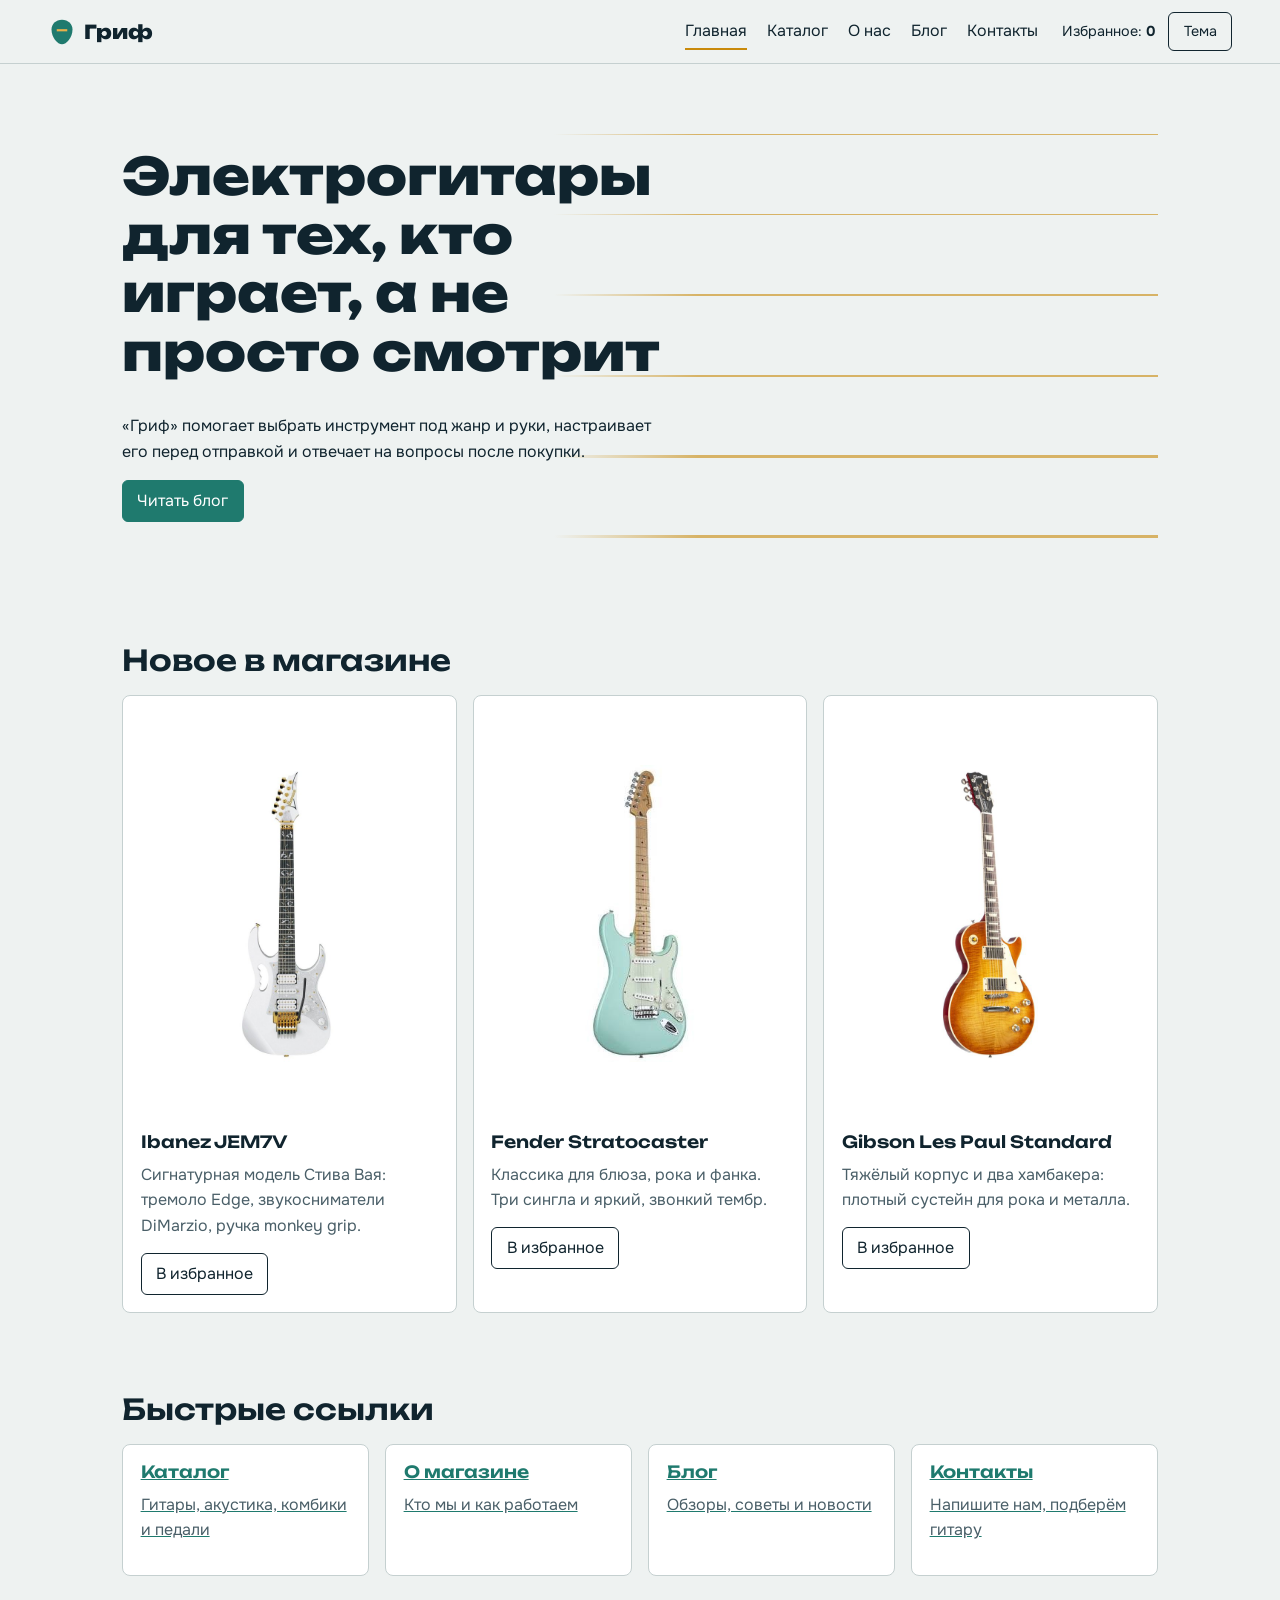
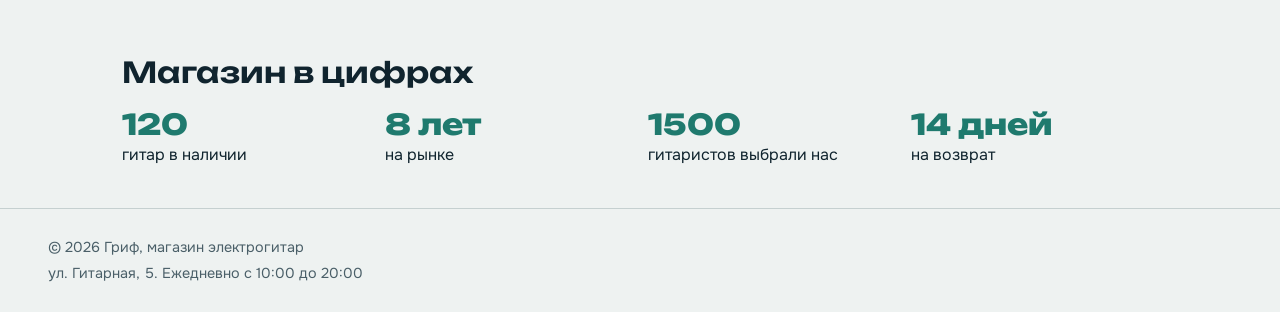
<file: index.html>
<!doctype html>
<html lang="ru">
  <head>
    <meta charset="UTF-8" />
    <meta name="viewport" content="width=device-width, initial-scale=1" />
    <title>Главная — Гриф</title>
    <meta
      name="description"
      content="Магазин электрогитар: подбор под жанр, настройка перед отправкой, советы в блоге."
    />
    <link rel="icon" href="img/favicon.svg" type="image/svg+xml" />
    <link rel="preconnect" href="https://fonts.googleapis.com" />
    <link
      href="https://fonts.googleapis.com/css2?family=Onest:wght@400;600&family=Unbounded:wght@600;800&display=swap"
      rel="stylesheet"
    />
    <link rel="stylesheet" href="css/style.css" />
  </head>
  <body>
    <!-- Шапка сайта: логотип, меню, избранное и переключатель темы -->
    <header class="site-header">
      <a class="logo" href="index.html">
        <img src="img/logo.svg" alt="" width="28" height="28" />
        Гриф
      </a>
      <button class="burger" aria-label="Меню" aria-expanded="false">Меню</button>
      <nav class="nav" id="nav">
        <a href="index.html">Главная</a>
        <a href="shop.html">Каталог</a>
        <a href="about.html">О нас</a>
        <a href="blog.html">Блог</a>
        <a href="contact.html">Контакты</a>
      </nav>
      <div class="tools">
        <span>
          Избранное:
          <b id="fav-count">0</b>
        </span>
        <button id="theme-toggle" aria-label="Сменить тему">Тема</button>
      </div>
    </header>
    <!-- Основное содержимое страницы -->
    <main>
      <!-- Hero-секция -->
      <section class="hero">
        <div class="strings" aria-hidden="true">
          <i></i>
          <i></i>
          <i></i>
          <i></i>
          <i></i>
          <i></i>
        </div>
        <div class="hero-text">
          <h1>Электрогитары для тех, кто играет, а не просто смотрит</h1>
          <p>
            «Гриф» помогает выбрать инструмент под жанр и руки, настраивает его перед отправкой и
            отвечает на вопросы после покупки.
          </p>
          <a class="btn" href="blog.html">Читать блог</a>
        </div>
      </section>
      <!-- Новые поступления -->
      <section>
        <h2>Новое в магазине</h2>
        <div class="grid">
          <article class="card item">
            <img
              src="img/guitars/jem7v.jpg"
              alt="Ibanez JEM7V"
              width="400"
              height="400"
              loading="lazy"
            />
            <h3>Ibanez JEM7V</h3>
            <p>
              Сигнатурная модель Стива Вая: тремоло Edge, звукосниматели DiMarzio, ручка monkey
              grip.
            </p>
            <button class="fav-btn" data-id="jem7v" aria-pressed="false">В избранное</button>
          </article>
          <article class="card item">
            <img
              src="img/guitars/strat.jpg"
              alt="Fender Stratocaster"
              width="400"
              height="400"
              loading="lazy"
            />
            <h3>Fender Stratocaster</h3>
            <p>Классика для блюза, рока и фанка. Три сингла и яркий, звонкий тембр.</p>
            <button class="fav-btn" data-id="strat" aria-pressed="false">В избранное</button>
          </article>
          <article class="card item">
            <img
              src="img/guitars/lp.jpg"
              alt="Gibson Les Paul Standard"
              width="400"
              height="400"
              loading="lazy"
            />
            <h3>Gibson Les Paul Standard</h3>
            <p>Тяжёлый корпус и два хамбакера: плотный сустейн для рока и металла.</p>
            <button class="fav-btn" data-id="lp" aria-pressed="false">В избранное</button>
          </article>
        </div>
      </section>
      <!-- Быстрые ссылки на разделы -->
      <section>
        <h2>Быстрые ссылки</h2>
        <div class="grid">
          <a class="card" href="shop.html">
            <h3>Каталог</h3>
            <p>Гитары, акустика, комбики и педали</p>
          </a>
          <a class="card" href="about.html">
            <h3>О магазине</h3>
            <p>Кто мы и как работаем</p>
          </a>
          <a class="card" href="blog.html">
            <h3>Блог</h3>
            <p>Обзоры, советы и новости</p>
          </a>
          <a class="card" href="contact.html">
            <h3>Контакты</h3>
            <p>Напишите нам, подберём гитару</p>
          </a>
        </div>
      </section>
      <!-- Статистика -->
      <section>
        <h2>Магазин в цифрах</h2>
        <ul class="stats">
          <li>
            <b>120</b>
            гитар в наличии
          </li>
          <li>
            <b>8 лет</b>
            на рынке
          </li>
          <li>
            <b>1500</b>
            гитаристов выбрали нас
          </li>
          <li>
            <b>14 дней</b>
            на возврат
          </li>
        </ul>
      </section>
    </main>
    <!-- Подвал -->
    <footer class="site-footer">
      <p>
        ©
        <span id="year"></span>
        Гриф, магазин электрогитар
      </p>
      <p>ул. Гитарная, 5. Ежедневно с 10:00 до 20:00</p>
    </footer>
    <!-- Скрипты -->
    <script src="js/script.js"></script>
  </body>
</html>
</file>
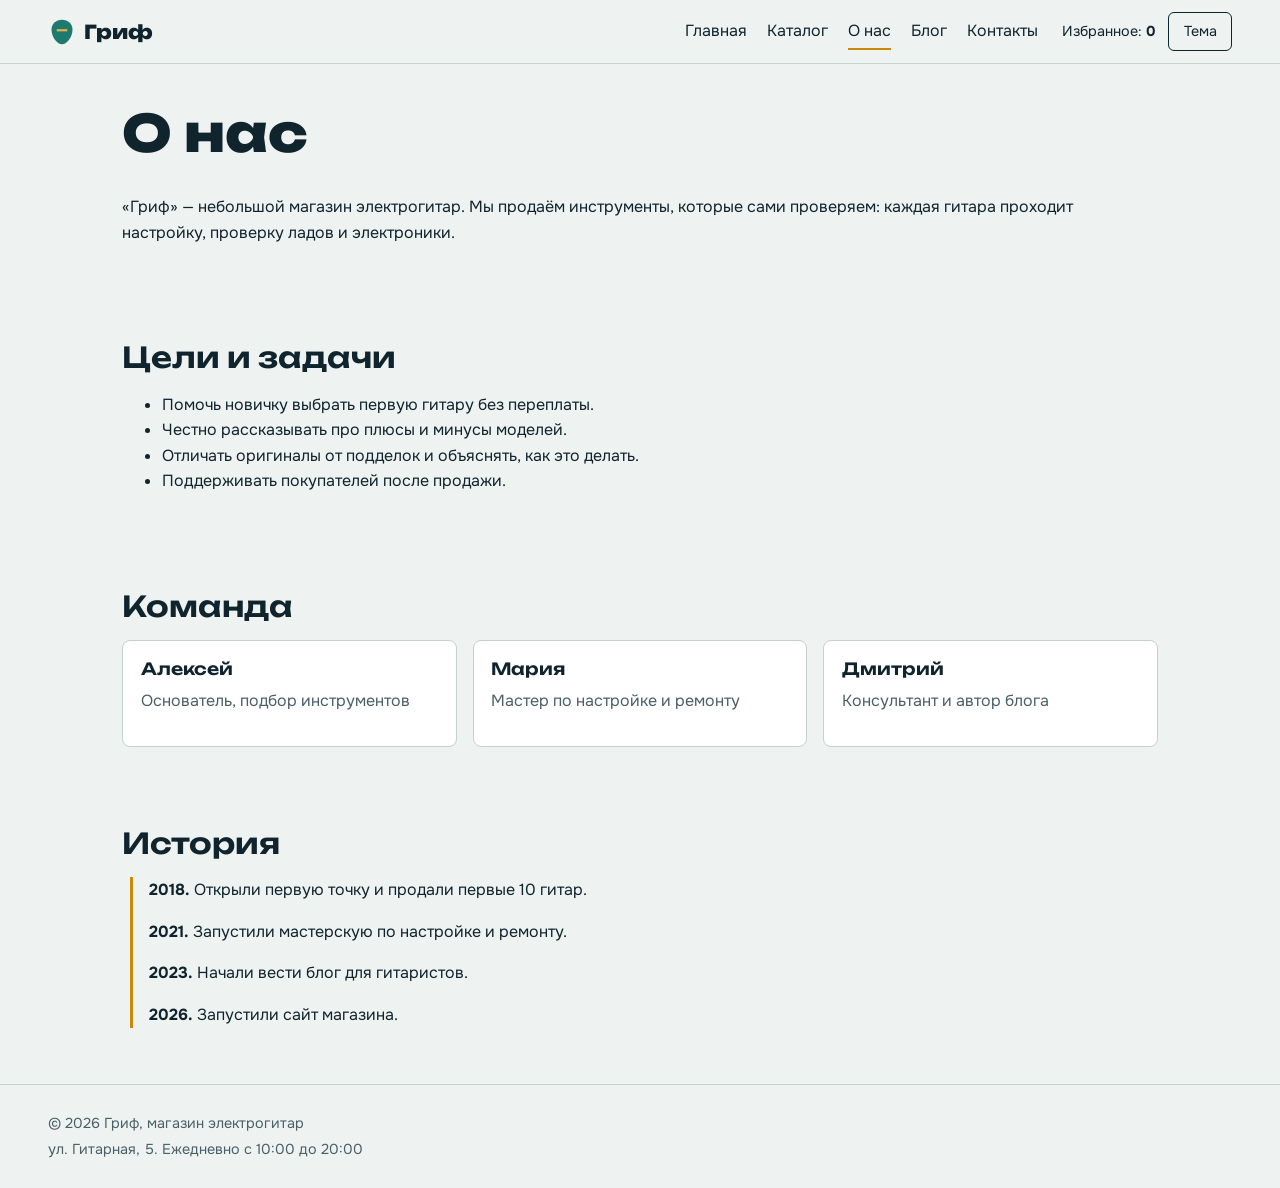
<file: about.html>
<!doctype html>
<html lang="ru">
  <head>
    <meta charset="UTF-8" />
    <meta name="viewport" content="width=device-width, initial-scale=1" />
    <title>О нас — Гриф</title>
    <meta name="description" content="Кто стоит за магазином Гриф, наши цели и история." />
    <link rel="icon" href="img/favicon.svg" type="image/svg+xml" />
    <link rel="preconnect" href="https://fonts.googleapis.com" />
    <link
      href="https://fonts.googleapis.com/css2?family=Onest:wght@400;600&family=Unbounded:wght@600;800&display=swap"
      rel="stylesheet"
    />
    <link rel="stylesheet" href="css/style.css" />
  </head>
  <body>
    <!-- Шапка сайта: логотип, меню, избранное и переключатель темы -->
    <header class="site-header">
      <a class="logo" href="index.html">
        <img src="img/logo.svg" alt="" width="28" height="28" />
        Гриф
      </a>
      <button class="burger" aria-label="Меню" aria-expanded="false">Меню</button>
      <nav class="nav" id="nav">
        <a href="index.html">Главная</a>
        <a href="shop.html">Каталог</a>
        <a href="about.html">О нас</a>
        <a href="blog.html">Блог</a>
        <a href="contact.html">Контакты</a>
      </nav>
      <div class="tools">
        <span>
          Избранное:
          <b id="fav-count">0</b>
        </span>
        <button id="theme-toggle" aria-label="Сменить тему">Тема</button>
      </div>
    </header>
    <!-- Основное содержимое страницы -->
    <main>
      <section>
        <h1>О нас</h1>
        <p>
          «Гриф» — небольшой магазин электрогитар. Мы продаём инструменты, которые сами проверяем:
          каждая гитара проходит настройку, проверку ладов и электроники.
        </p>
      </section>
      <section>
        <h2>Цели и задачи</h2>
        <ul>
          <li>Помочь новичку выбрать первую гитару без переплаты.</li>
          <li>Честно рассказывать про плюсы и минусы моделей.</li>
          <li>Отличать оригиналы от подделок и объяснять, как это делать.</li>
          <li>Поддерживать покупателей после продажи.</li>
        </ul>
      </section>
      <section>
        <h2>Команда</h2>
        <div class="grid">
          <div class="card">
            <h3>Алексей</h3>
            <p>Основатель, подбор инструментов</p>
          </div>
          <div class="card">
            <h3>Мария</h3>
            <p>Мастер по настройке и ремонту</p>
          </div>
          <div class="card">
            <h3>Дмитрий</h3>
            <p>Консультант и автор блога</p>
          </div>
        </div>
      </section>
      <section>
        <h2>История</h2>
        <ol class="timeline">
          <li>
            <b>2018.</b>
            Открыли первую точку и продали первые 10 гитар.
          </li>
          <li>
            <b>2021.</b>
            Запустили мастерскую по настройке и ремонту.
          </li>
          <li>
            <b>2023.</b>
            Начали вести блог для гитаристов.
          </li>
          <li>
            <b>2026.</b>
            Запустили сайт магазина.
          </li>
        </ol>
      </section>
    </main>
    <!-- Подвал -->
    <footer class="site-footer">
      <p>
        ©
        <span id="year"></span>
        Гриф, магазин электрогитар
      </p>
      <p>ул. Гитарная, 5. Ежедневно с 10:00 до 20:00</p>
    </footer>
    <!-- Скрипты -->
    <script src="js/script.js"></script>
  </body>
</html>
</file>
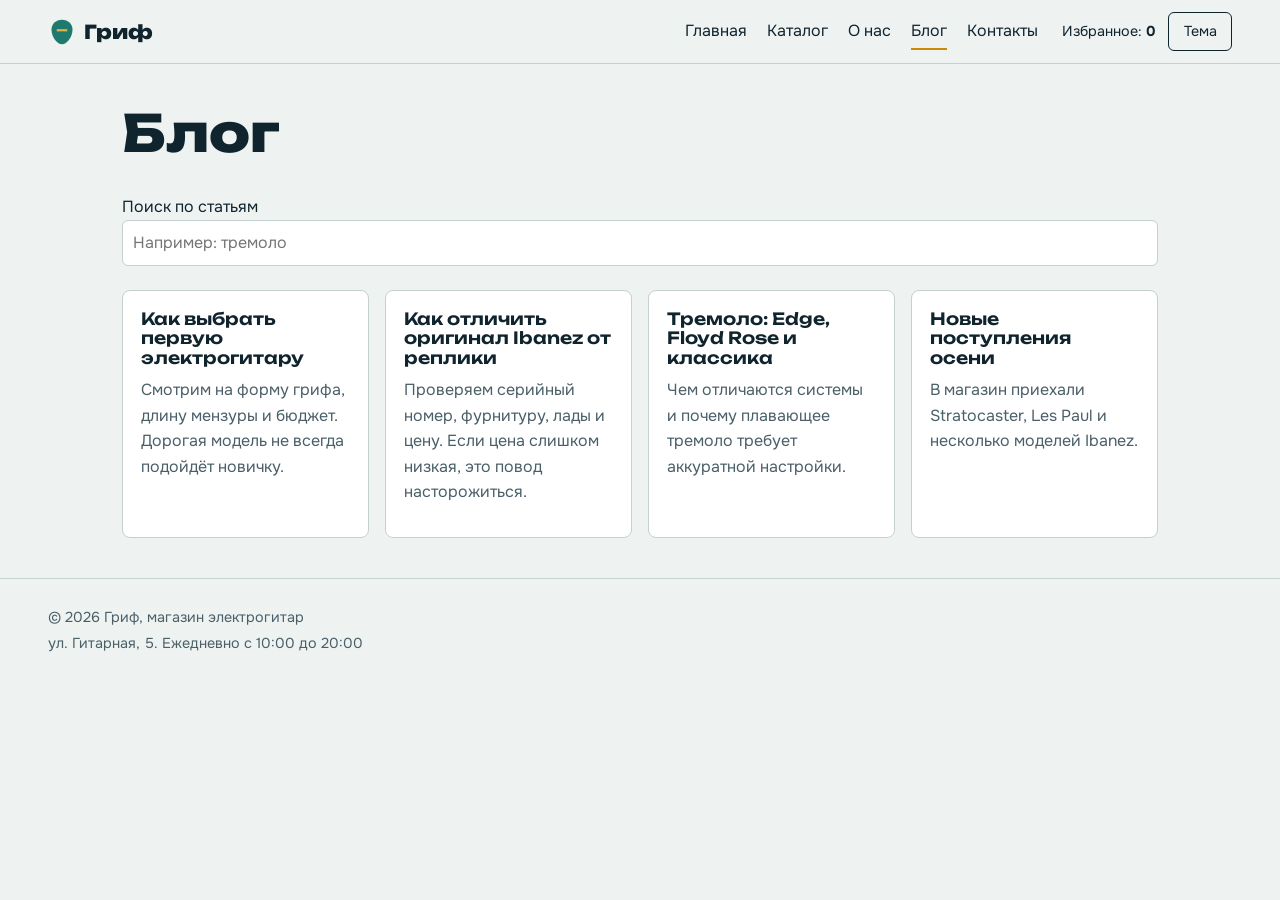
<file: blog.html>
<!doctype html>
<html lang="ru">
  <head>
    <meta charset="UTF-8" />
    <meta name="viewport" content="width=device-width, initial-scale=1" />
    <title>Блог — Гриф</title>
    <meta name="description" content="Новости магазина и советы по выбору электрогитар." />
    <link rel="icon" href="img/favicon.svg" type="image/svg+xml" />
    <link rel="preconnect" href="https://fonts.googleapis.com" />
    <link
      href="https://fonts.googleapis.com/css2?family=Onest:wght@400;600&family=Unbounded:wght@600;800&display=swap"
      rel="stylesheet"
    />
    <link rel="stylesheet" href="css/style.css" />
  </head>
  <body>
    <!-- Шапка сайта: логотип, меню, избранное и переключатель темы -->
    <header class="site-header">
      <a class="logo" href="index.html">
        <img src="img/logo.svg" alt="" width="28" height="28" />
        Гриф
      </a>
      <button class="burger" aria-label="Меню" aria-expanded="false">Меню</button>
      <nav class="nav" id="nav">
        <a href="index.html">Главная</a>
        <a href="shop.html">Каталог</a>
        <a href="about.html">О нас</a>
        <a href="blog.html">Блог</a>
        <a href="contact.html">Контакты</a>
      </nav>
      <div class="tools">
        <span>
          Избранное:
          <b id="fav-count">0</b>
        </span>
        <button id="theme-toggle" aria-label="Сменить тему">Тема</button>
      </div>
    </header>
    <!-- Основное содержимое страницы -->
    <main>
      <section>
        <h1>Блог</h1>
        <label for="search">Поиск по статьям</label>
        <input id="search" type="search" placeholder="Например: тремоло" />
        <div class="grid" style="margin-top: 1.5rem">
          <article class="card post">
            <h3>Как выбрать первую электрогитару</h3>
            <p>
              Смотрим на форму грифа, длину мензуры и бюджет. Дорогая модель не всегда подойдёт
              новичку.
            </p>
          </article>
          <article class="card post">
            <h3>Как отличить оригинал Ibanez от реплики</h3>
            <p>
              Проверяем серийный номер, фурнитуру, лады и цену. Если цена слишком низкая, это повод
              насторожиться.
            </p>
          </article>
          <article class="card post">
            <h3>Тремоло: Edge, Floyd Rose и классика</h3>
            <p>Чем отличаются системы и почему плавающее тремоло требует аккуратной настройки.</p>
          </article>
          <article class="card post">
            <h3>Новые поступления осени</h3>
            <p>В магазин приехали Stratocaster, Les Paul и несколько моделей Ibanez.</p>
          </article>
        </div>
      </section>
    </main>
    <!-- Подвал -->
    <footer class="site-footer">
      <p>
        ©
        <span id="year"></span>
        Гриф, магазин электрогитар
      </p>
      <p>ул. Гитарная, 5. Ежедневно с 10:00 до 20:00</p>
    </footer>
    <!-- Скрипты -->
    <script src="js/script.js"></script>
  </body>
</html>
</file>
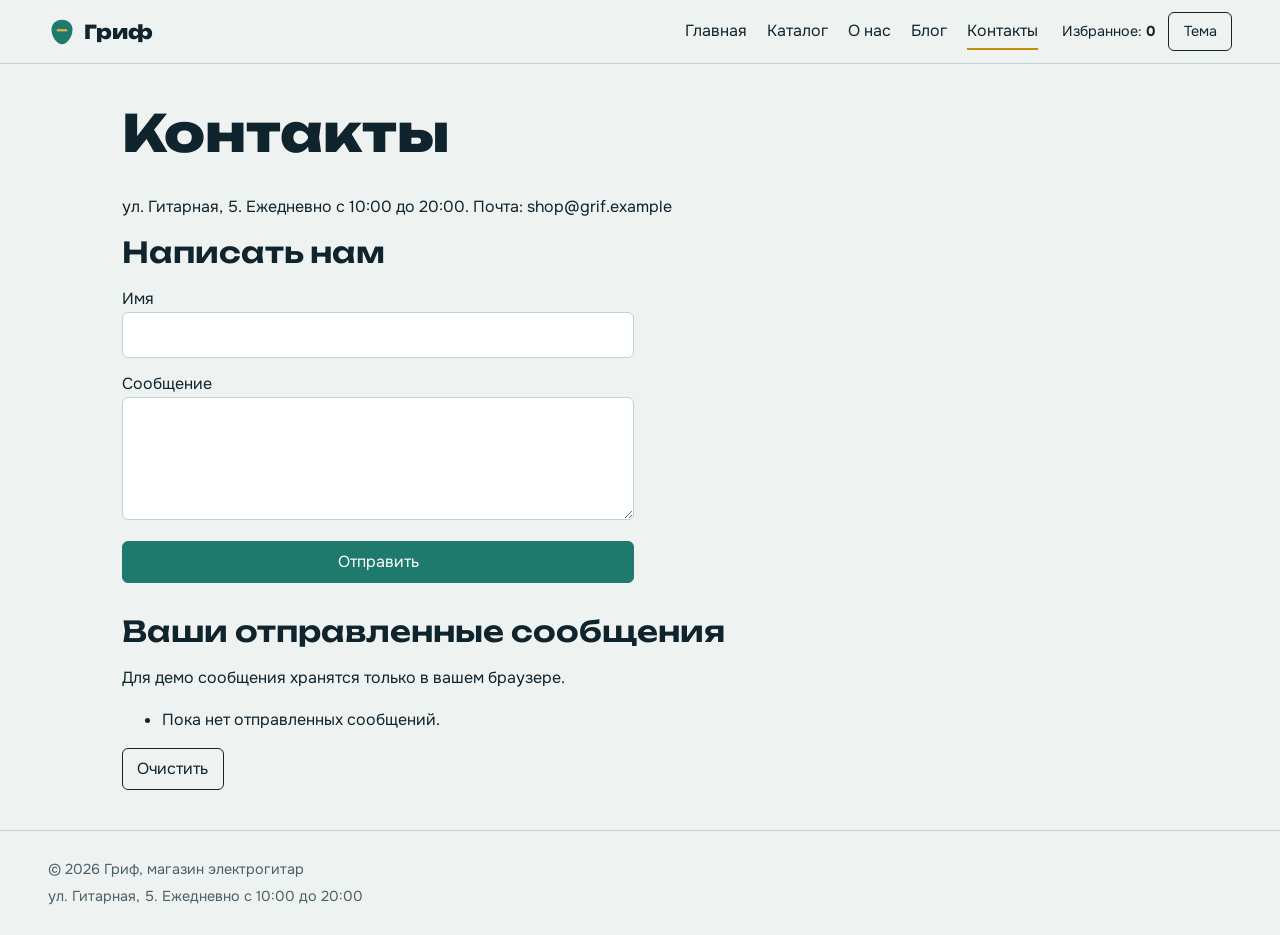
<file: contact.html>
<!doctype html>
<html lang="ru">
  <head>
    <meta charset="UTF-8" />
    <meta name="viewport" content="width=device-width, initial-scale=1" />
    <title>Контакты — Гриф</title>
    <meta name="description" content="Как связаться с магазином Гриф." />
    <link rel="icon" href="img/favicon.svg" type="image/svg+xml" />
    <link rel="preconnect" href="https://fonts.googleapis.com" />
    <link
      href="https://fonts.googleapis.com/css2?family=Onest:wght@400;600&family=Unbounded:wght@600;800&display=swap"
      rel="stylesheet"
    />
    <link rel="stylesheet" href="css/style.css" />
  </head>
  <body>
    <!-- Шапка сайта: логотип, меню, избранное и переключатель темы -->
    <header class="site-header">
      <a class="logo" href="index.html">
        <img src="img/logo.svg" alt="" width="28" height="28" />
        Гриф
      </a>
      <button class="burger" aria-label="Меню" aria-expanded="false">Меню</button>
      <nav class="nav" id="nav">
        <a href="index.html">Главная</a>
        <a href="shop.html">Каталог</a>
        <a href="about.html">О нас</a>
        <a href="blog.html">Блог</a>
        <a href="contact.html">Контакты</a>
      </nav>
      <div class="tools">
        <span>
          Избранное:
          <b id="fav-count">0</b>
        </span>
        <button id="theme-toggle" aria-label="Сменить тему">Тема</button>
      </div>
    </header>
    <!-- Основное содержимое страницы -->
    <main>
      <section>
        <h1>Контакты</h1>
        <p>ул. Гитарная, 5. Ежедневно с 10:00 до 20:00. Почта: shop@grif.example</p>
        <h2>Написать нам</h2>
        <form id="contact-form">
          <label>
            Имя
            <input name="name" required />
          </label>
          <label>
            Сообщение
            <textarea name="text" rows="4" required></textarea>
          </label>
          <button class="btn" type="submit">Отправить</button>
        </form>
        <h2 style="margin-top: 2rem">Ваши отправленные сообщения</h2>
        <p>Для демо сообщения хранятся только в вашем браузере.</p>
        <ul id="msg-list"></ul>
        <button id="clear-msgs" type="button">Очистить</button>
      </section>
    </main>
    <!-- Подвал -->
    <footer class="site-footer">
      <p>
        ©
        <span id="year"></span>
        Гриф, магазин электрогитар
      </p>
      <p>ул. Гитарная, 5. Ежедневно с 10:00 до 20:00</p>
    </footer>
    <!-- Скрипты -->
    <script src="js/script.js"></script>
  </body>
</html>
</file>
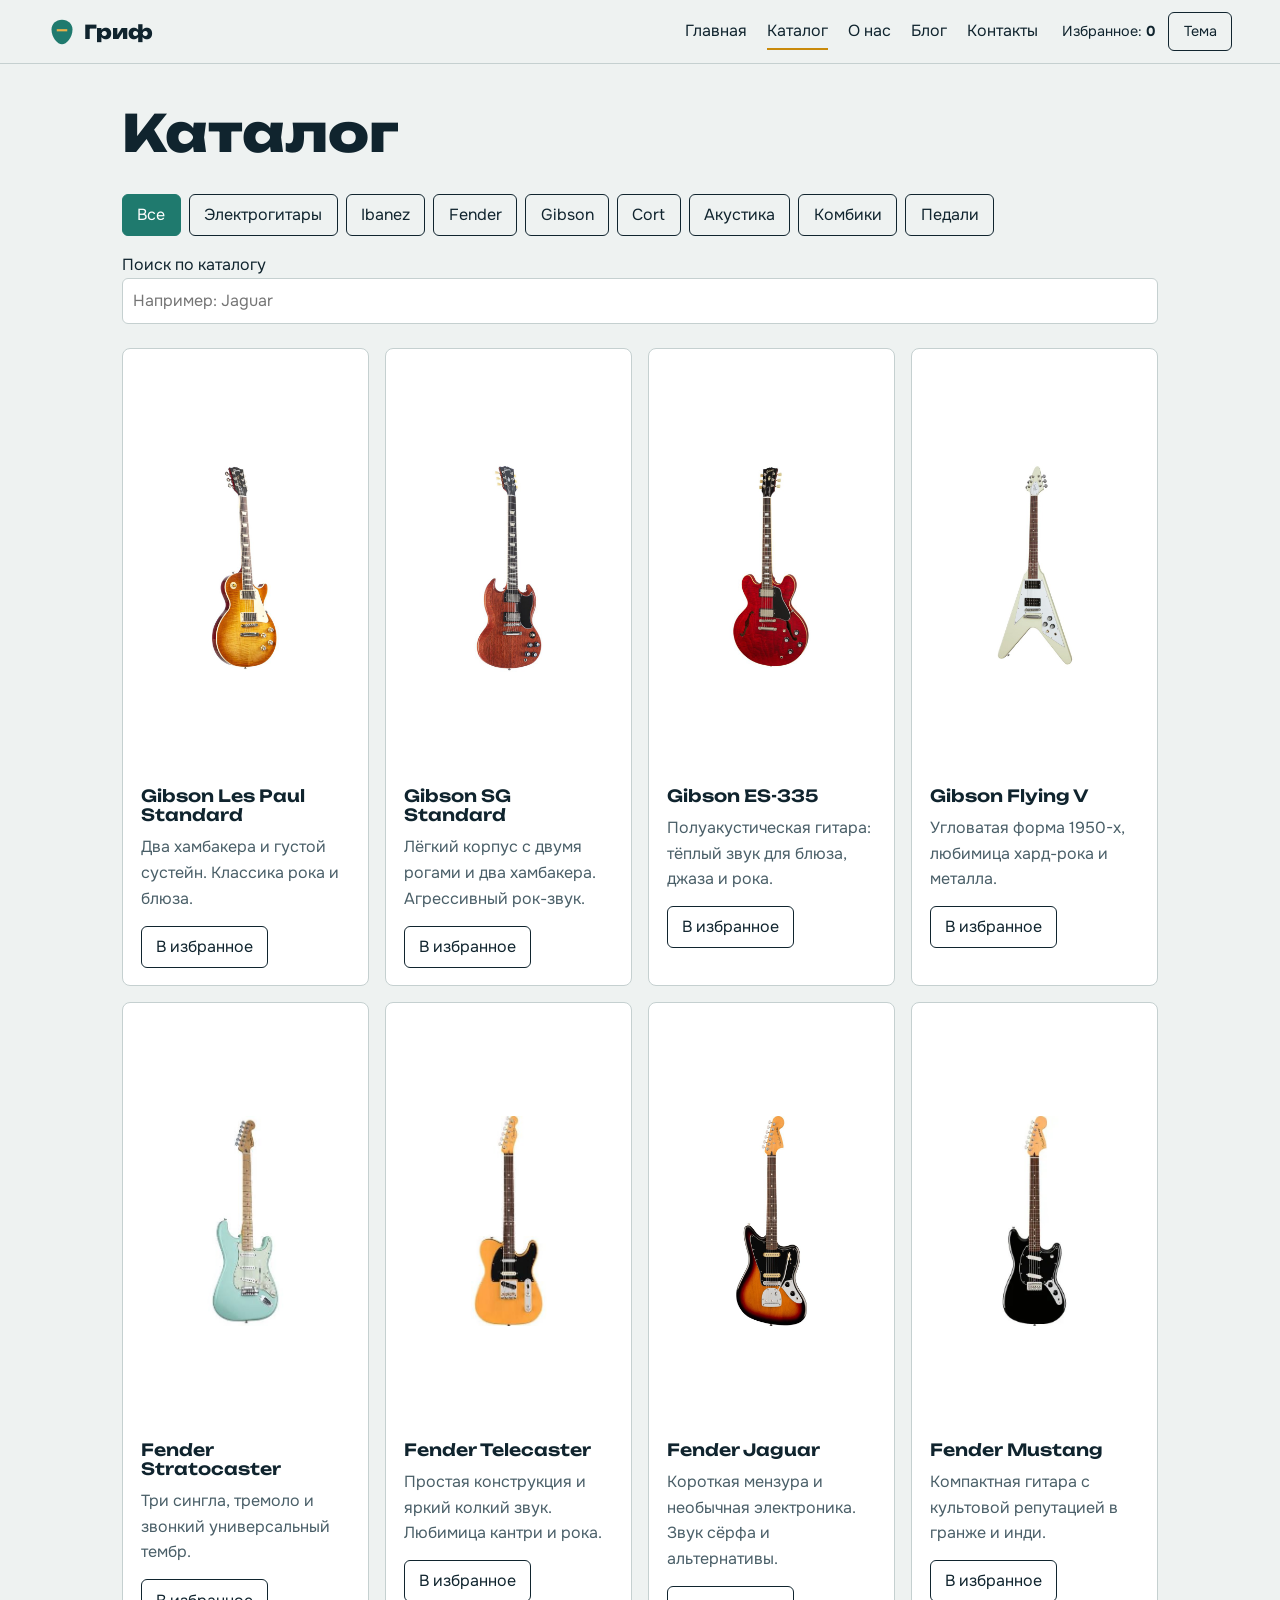
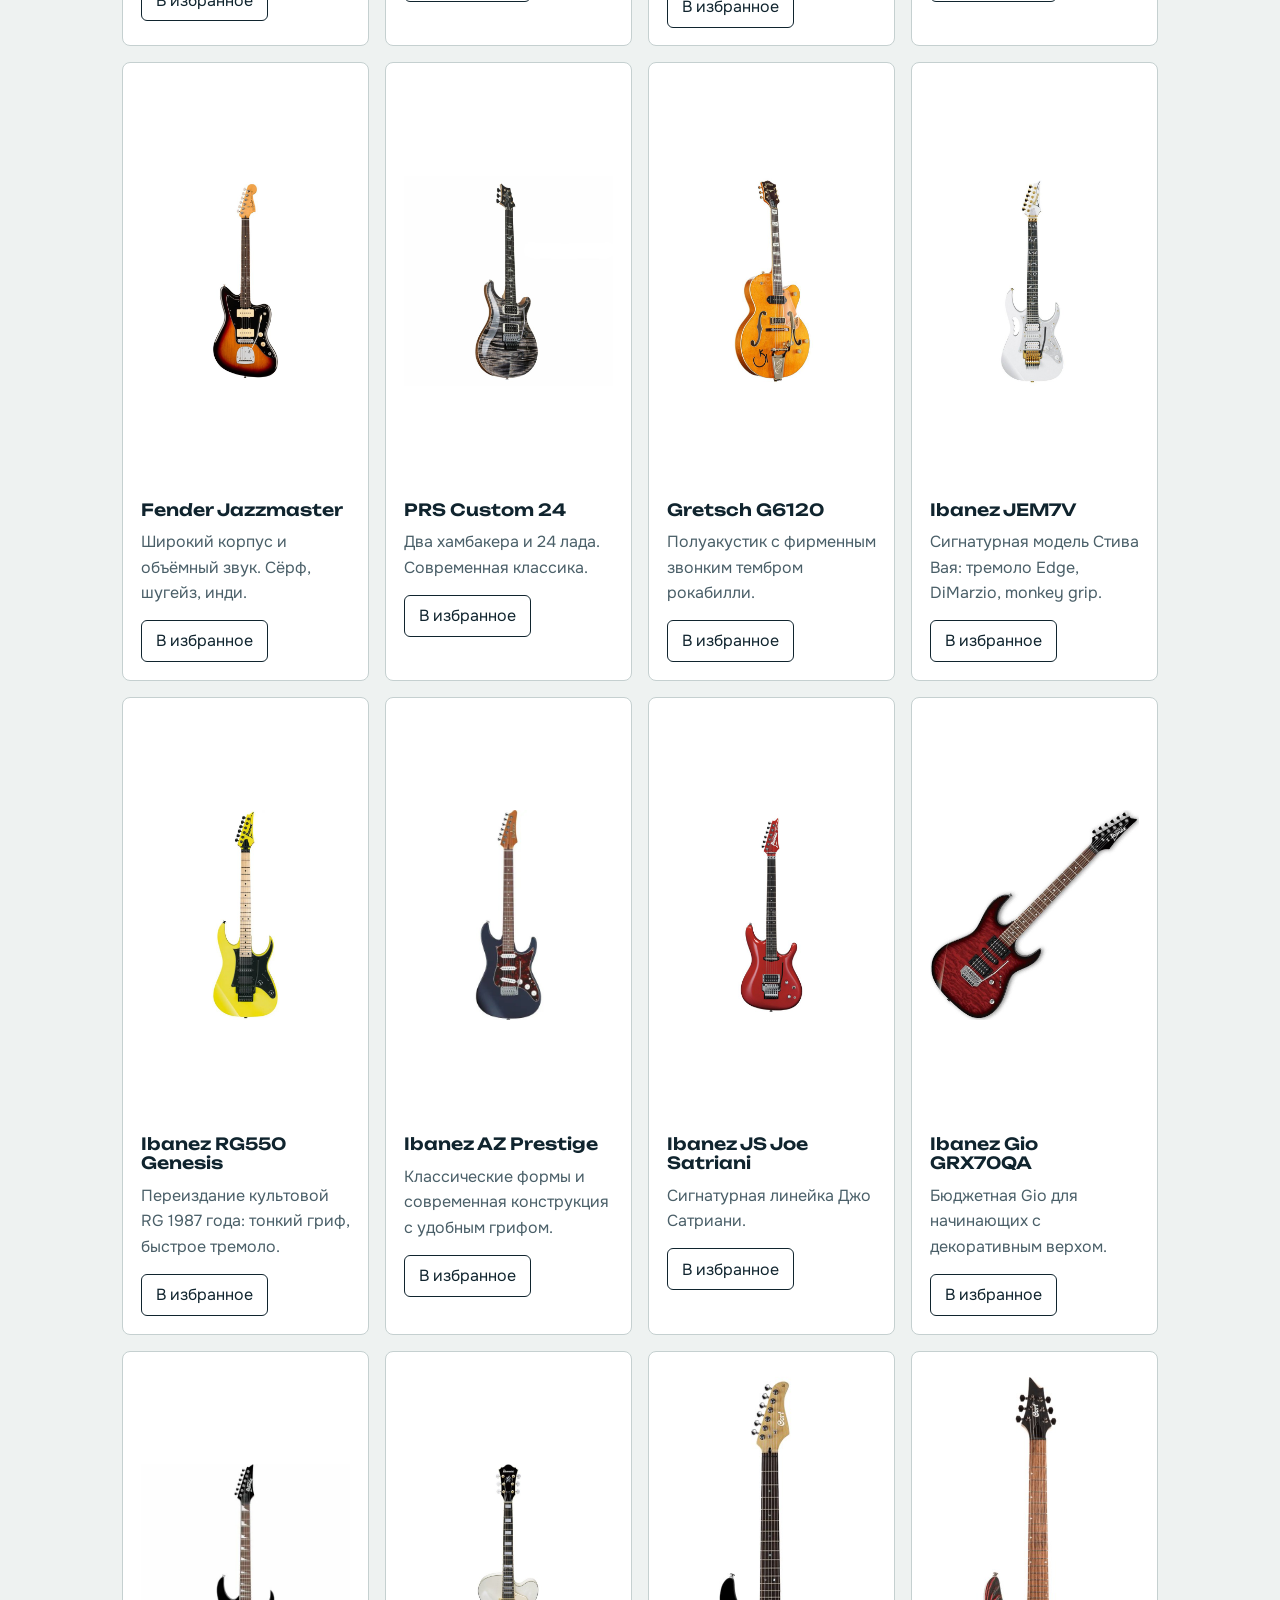
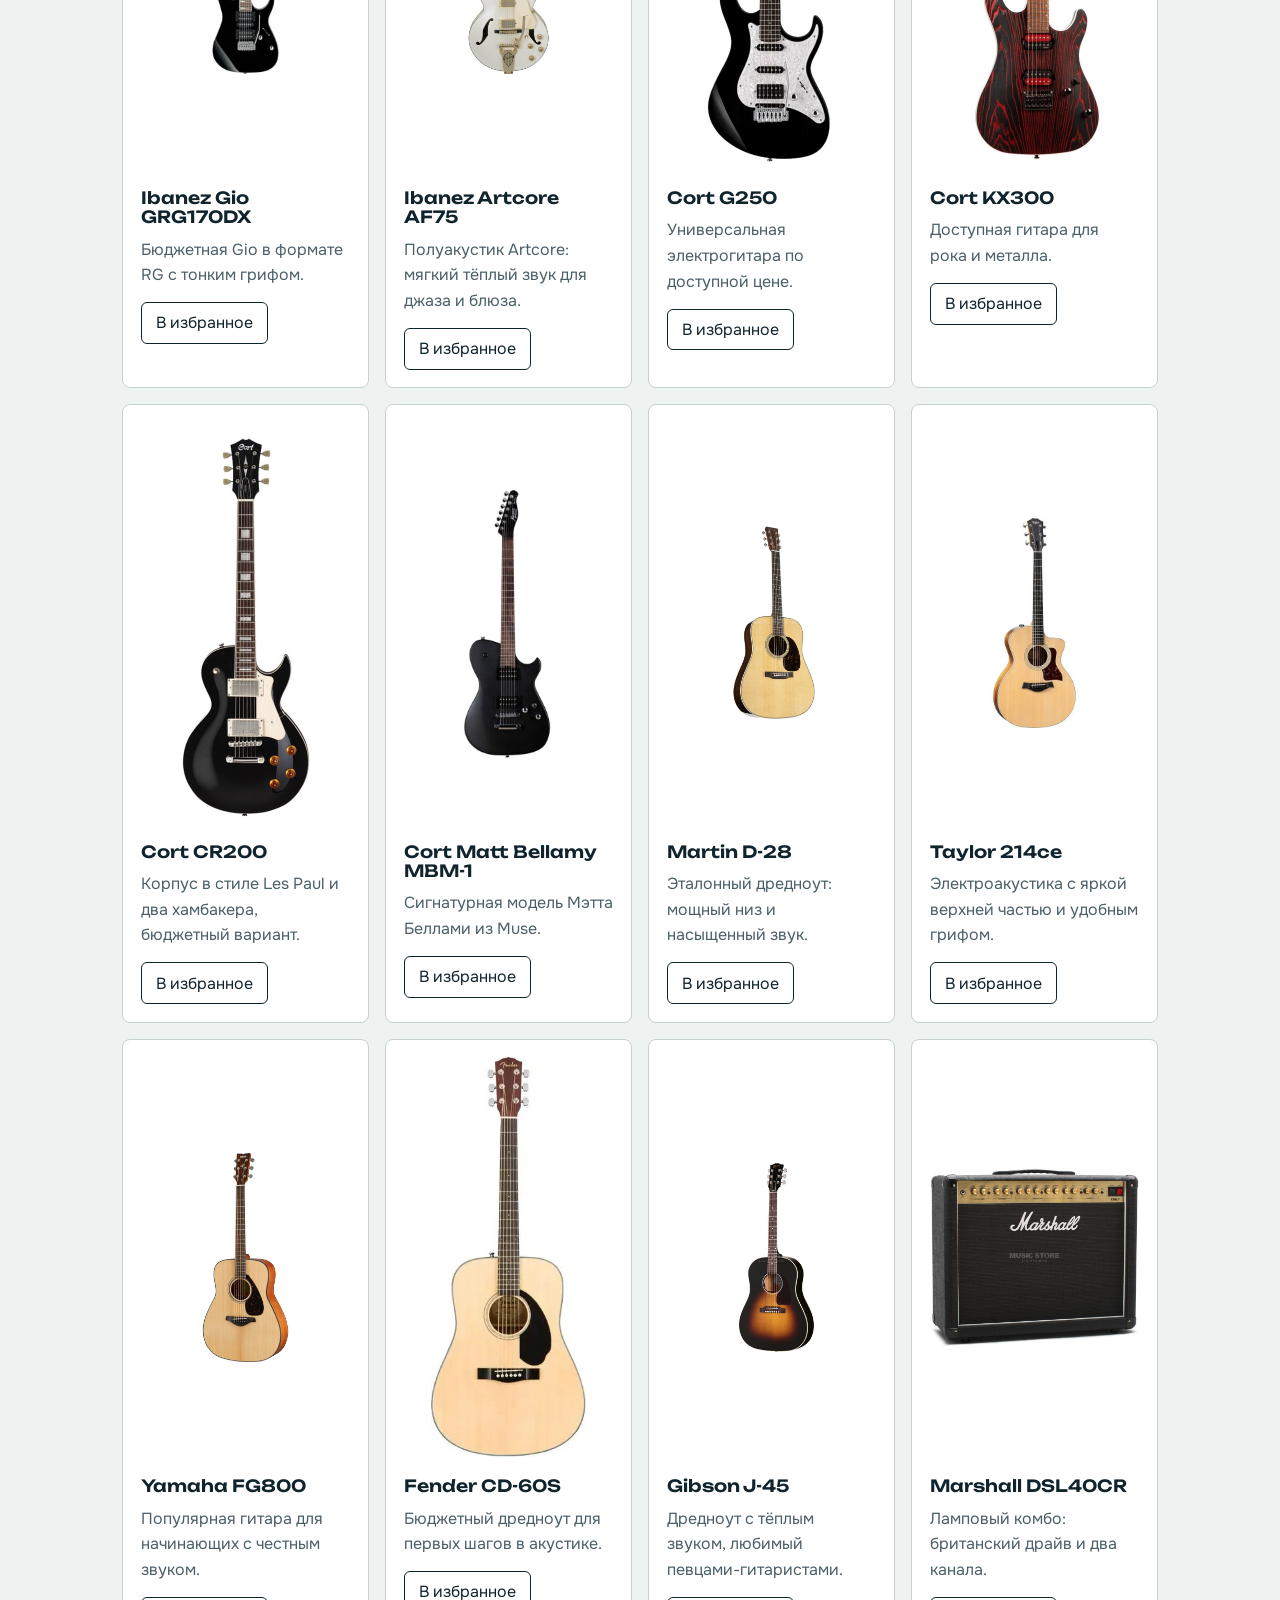
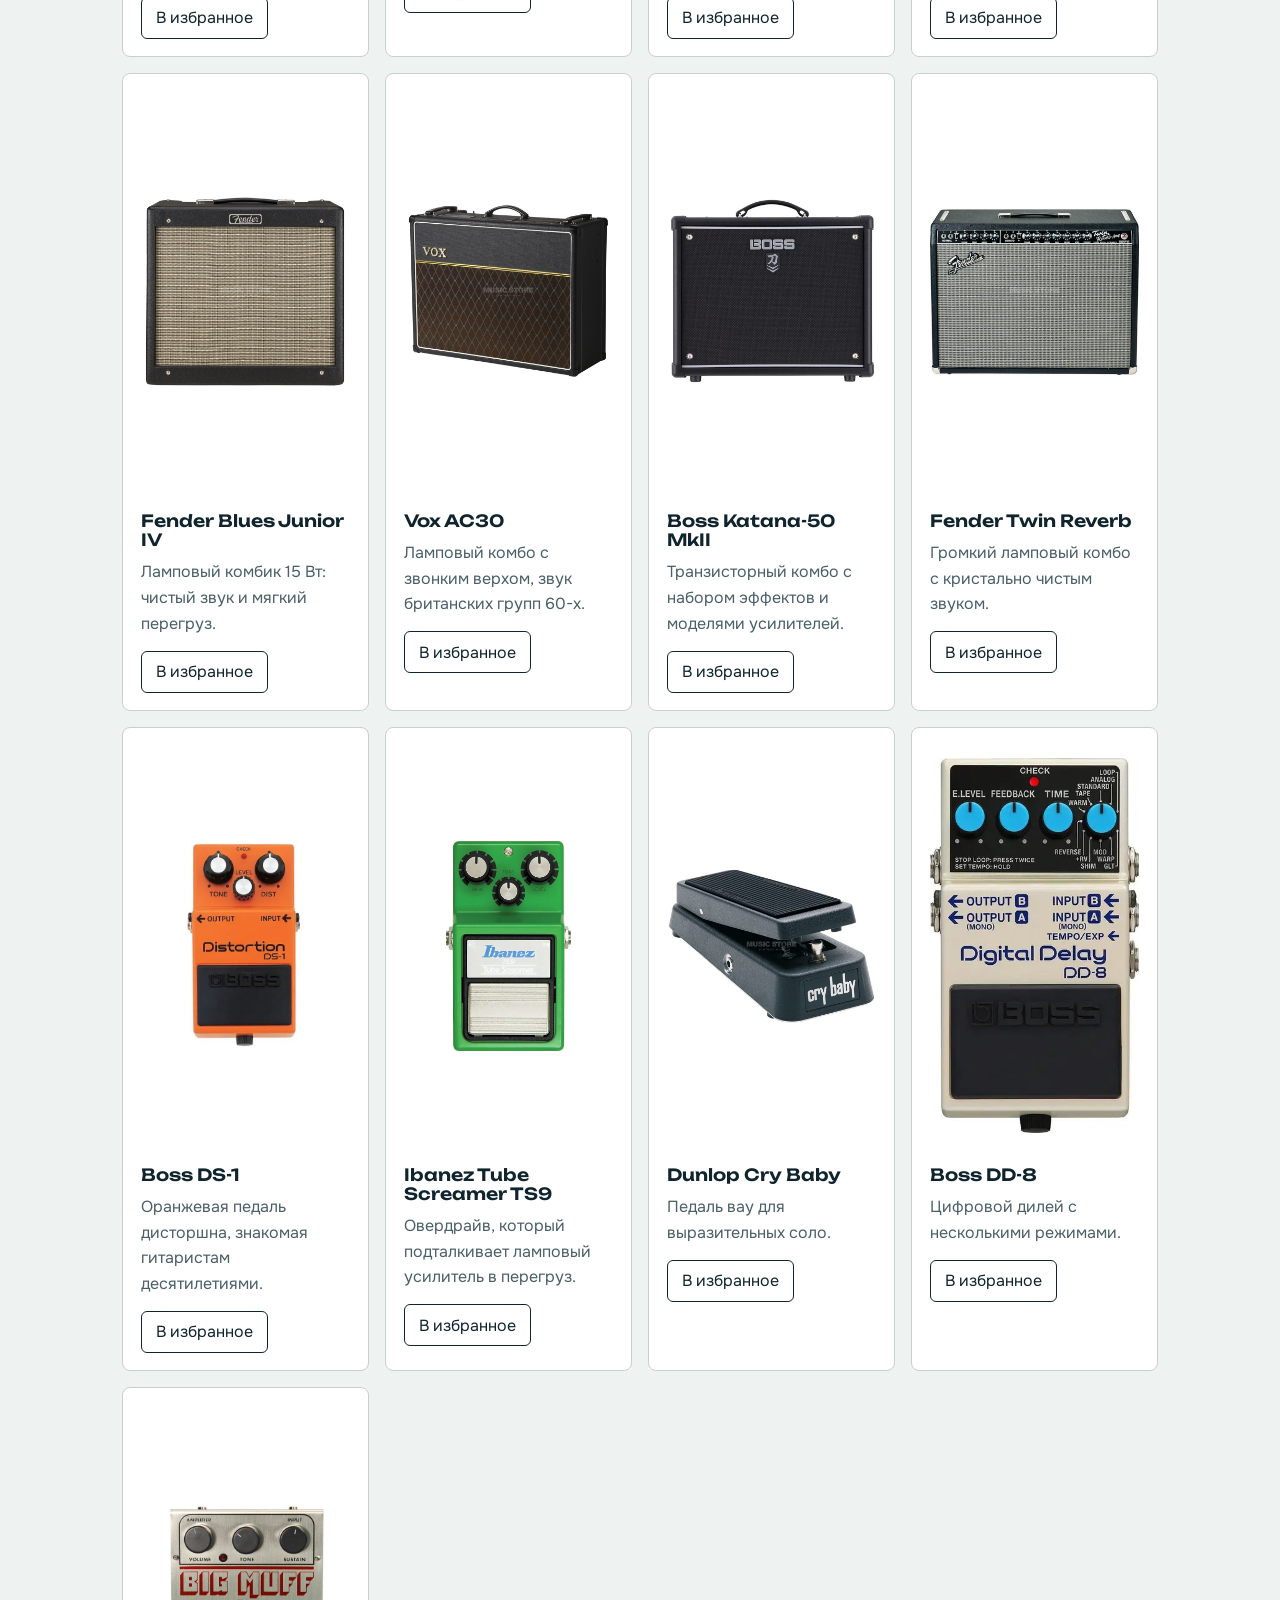
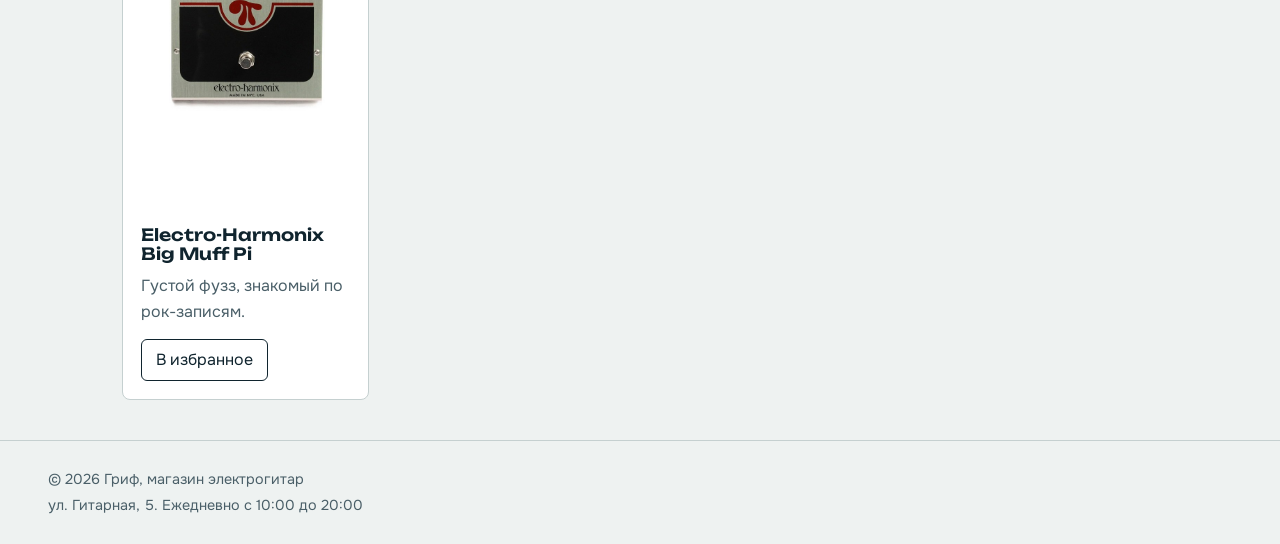
<file: shop.html>
<!doctype html>
<html lang="ru">
  <head>
    <meta charset="UTF-8" />
    <meta name="viewport" content="width=device-width, initial-scale=1" />
    <title>Каталог — Гриф</title>
    <meta name="description" content="Каталог электрогитар, акустики, комбиков и педалей" />
    <link rel="icon" href="img/favicon.svg" type="image/svg+xml" />
    <link rel="preconnect" href="https://fonts.googleapis.com" />
    <link
      href="https://fonts.googleapis.com/css2?family=Onest:wght@400;600&family=Unbounded:wght@600;800&display=swap"
      rel="stylesheet"
    />
    <link rel="stylesheet" href="css/style.css" />
  </head>
  <body>
    <!-- Шапка сайта: логотип, меню, избранное и переключатель темы -->
    <header class="site-header">
      <a class="logo" href="index.html">
        <img src="img/logo.svg" alt="" width="28" height="28" />
        Гриф
      </a>
      <button class="burger" aria-label="Меню" aria-expanded="false">Меню</button>
      <nav class="nav" id="nav">
        <a href="index.html">Главная</a>
        <a href="shop.html">Каталог</a>
        <a href="about.html">О нас</a>
        <a href="blog.html">Блог</a>
        <a href="contact.html">Контакты</a>
      </nav>
      <div class="tools">
        <span>
          Избранное:
          <b id="fav-count">0</b>
        </span>
        <button id="theme-toggle" aria-label="Сменить тему">Тема</button>
      </div>
    </header>
    <!-- Основное содержимое страницы -->
    <main>
      <section>
        <h1>Каталог</h1>
        <div class="filters" role="group" aria-label="Категории">
          <button data-f="all" aria-pressed="true">Все</button>
          <button data-f="electric" aria-pressed="false">Электрогитары</button>
          <button data-f="ibanez" aria-pressed="false">Ibanez</button>
          <button data-f="fender" aria-pressed="false">Fender</button>
          <button data-f="gibson" aria-pressed="false">Gibson</button>
          <button data-f="cort" aria-pressed="false">Cort</button>
          <button data-f="acoustic" aria-pressed="false">Акустика</button>
          <button data-f="amp" aria-pressed="false">Комбики</button>
          <button data-f="pedal" aria-pressed="false">Педали</button>
        </div>
        <label for="q">Поиск по каталогу</label>
        <input id="q" type="search" placeholder="Например: Jaguar" />
        <div class="grid" id="catalog" style="margin-top: 1.5rem"></div>
        <p id="empty" hidden>Ничего не нашлось. Сбросьте фильтр или измените запрос.</p>
      </section>
    </main>
    <!-- Подвал -->
    <footer class="site-footer">
      <p>
        ©
        <span id="year"></span>
        Гриф, магазин электрогитар
      </p>
      <p>ул. Гитарная, 5. Ежедневно с 10:00 до 20:00</p>
    </footer>
    <!-- Скрипты -->
    <script src="js/catalog.js"></script>
    <script src="js/script.js"></script>
  </body>
</html>
</file>
<file: css/style.css>
/* Цвета: светлая тема по умолчанию, тёмная включается через data-theme */
:root {
  --bg: #eef2f1;
  --ink: #10242e;
  --muted: #4a5f68;
  --surf: #1f7a6e;
  --on: #fff;
  --amber: #c98a0b;
  --card: #fff;
  --line: #c5d0d0;
}
[data-theme="dark"] {
  --bg: #0f1b21;
  --ink: #e6eeee;
  --muted: #9db0b5;
  --surf: #4fc1b1;
  --on: #0f1b21;
  --amber: #e6b04a;
  --card: #16272f;
  --line: #2a3e47;
}
/* Базовые стили */
* {
  box-sizing: border-box;
}
body {
  margin: 0;
  font:
    400 1rem/1.6 Onest,
    system-ui,
    sans-serif;
  background: var(--bg);
  color: var(--ink);
}
h1,
h2,
h3 {
  font-family: Unbounded, Onest, sans-serif;
  line-height: 1.15;
  margin: 0 0 0.6em;
}
h1 {
  font-size: clamp(1.8rem, 6vw, 3.2rem);
  font-weight: 800;
}
h2 {
  font-size: clamp(1.3rem, 3.5vw, 1.8rem);
  font-weight: 600;
}
h3 {
  font-size: 1.05rem;
  font-weight: 600;
}
a {
  color: var(--surf);
}
:focus-visible {
  outline: 3px solid var(--amber);
  outline-offset: 2px;
}
/* Шапка и навигация */
.site-header {
  position: sticky;
  top: 0;
  z-index: 10;
  display: flex;
  align-items: center;
  flex-wrap: wrap;
  gap: 0.75rem 1.5rem;
  padding: 0.75rem clamp(1rem, 4vw, 3rem);
  background: var(--bg);
  border-bottom: 1px solid var(--line);
}
.logo {
  display: flex;
  align-items: center;
  gap: 0.5rem;
  font:
    800 1.2rem Unbounded,
    sans-serif;
  color: var(--ink);
  text-decoration: none;
}
.nav {
  display: flex;
  gap: 1.25rem;
  margin-left: auto;
}
.nav a {
  color: var(--ink);
  text-decoration: none;
  padding: 0.25rem 0;
  border-bottom: 2px solid transparent;
}
.nav a[aria-current="page"] {
  border-color: var(--amber);
}
.tools {
  display: flex;
  align-items: center;
  gap: 0.75rem;
  font-size: 0.9rem;
}
/* Кнопки */
button,
.btn {
  font: inherit;
  cursor: pointer;
  border: 1px solid var(--ink);
  background: transparent;
  color: var(--ink);
  padding: 0.45rem 0.9rem;
  border-radius: 6px;
  text-decoration: none;
  display: inline-block;
}
.btn,
.fav-btn[aria-pressed="true"] {
  background: var(--surf);
  border-color: var(--surf);
  color: var(--on);
}
.burger {
  display: none;
}
@media (max-width: 720px) {
  .burger {
    display: block;
    margin-left: auto;
  }
  .nav {
    display: none;
    flex-direction: column;
    width: 100%;
    margin: 0;
  }
  .nav.open {
    display: flex;
  }
}
/* Содержимое страниц */
main {
  max-width: 1100px;
  margin: 0 auto;
  padding: 0 clamp(1rem, 4vw, 2rem);
}
section {
  padding: 2.5rem 0;
}
/* Главная: hero со струнами */
.hero {
  position: relative;
  min-height: 60vh;
  display: flex;
  align-items: center;
  overflow: hidden;
}
.strings {
  position: absolute;
  inset: 0;
  display: flex;
  flex-direction: column;
  justify-content: space-evenly;
}
.strings i {
  height: 22px;
  position: relative;
}
.strings i::after {
  content: "";
  position: absolute;
  left: 0;
  right: 0;
  top: 50%;
  height: var(--t, 2px);
  background: var(--amber);
  opacity: 0.6;
}
.strings i:nth-child(-n + 2) {
  --t: 1px;
}
.strings i:nth-child(n + 5) {
  --t: 3px;
}
.strings i:hover::after {
  animation: buzz 0.12s 8;
}
@keyframes buzz {
  50% {
    transform: translateY(3px);
  }
}
.hero-text {
  position: relative;
  max-width: 36rem;
  padding: 1rem 2rem 1rem 0;
  background: linear-gradient(90deg, var(--bg) 75%, transparent);
  pointer-events: none;
}
.hero-text .btn {
  pointer-events: auto;
}
/* Карточки и сетки */
.grid {
  display: grid;
  gap: 1rem;
  grid-template-columns: repeat(auto-fit, minmax(240px, 1fr));
}
.card {
  background: var(--card);
  border: 1px solid var(--line);
  border-radius: 8px;
  padding: 1.1rem;
}
.card p {
  margin: 0.3rem 0 0.9rem;
  color: var(--muted);
}
.stats {
  display: grid;
  grid-template-columns: repeat(auto-fit, minmax(150px, 1fr));
  gap: 1rem;
  margin: 0;
  padding: 0;
  list-style: none;
}
.stats b {
  display: block;
  font:
    800 1.8rem Unbounded,
    sans-serif;
  color: var(--surf);
}
/* Страница "О нас": история */
.timeline {
  border-left: 3px solid var(--amber);
  padding-left: 1rem;
  list-style: none;
  margin-left: 0.5rem;
}
.timeline li {
  margin-bottom: 1rem;
}
/* Формы */
form {
  display: grid;
  gap: 0.8rem;
  max-width: 32rem;
}
input,
textarea {
  font: inherit;
  padding: 0.6rem;
  border: 1px solid var(--line);
  border-radius: 6px;
  background: var(--card);
  color: var(--ink);
  width: 100%;
}
/* Подвал */
.site-footer {
  border-top: 1px solid var(--line);
  padding: 1.5rem clamp(1rem, 4vw, 3rem);
  color: var(--muted);
  font-size: 0.9rem;
}
.site-footer p {
  margin: 0.2rem 0;
}
/* Без анимации для тех, кто её отключил */
@media (prefers-reduced-motion: reduce) {
  .strings i:hover::after {
    animation: none;
  }
}
/* Каталог */
.filters {
  display: flex;
  flex-wrap: wrap;
  gap: 0.5rem;
  margin: 1rem 0;
}
.filters button[aria-pressed="true"] {
  background: var(--surf);
  border-color: var(--surf);
  color: var(--on);
}
.item img {
  width: 100%;
  aspect-ratio: 1/1;
  object-fit: contain;
  border-radius: 6px;
  background: #fff;
  margin-bottom: 0.7rem;
}
</file>
